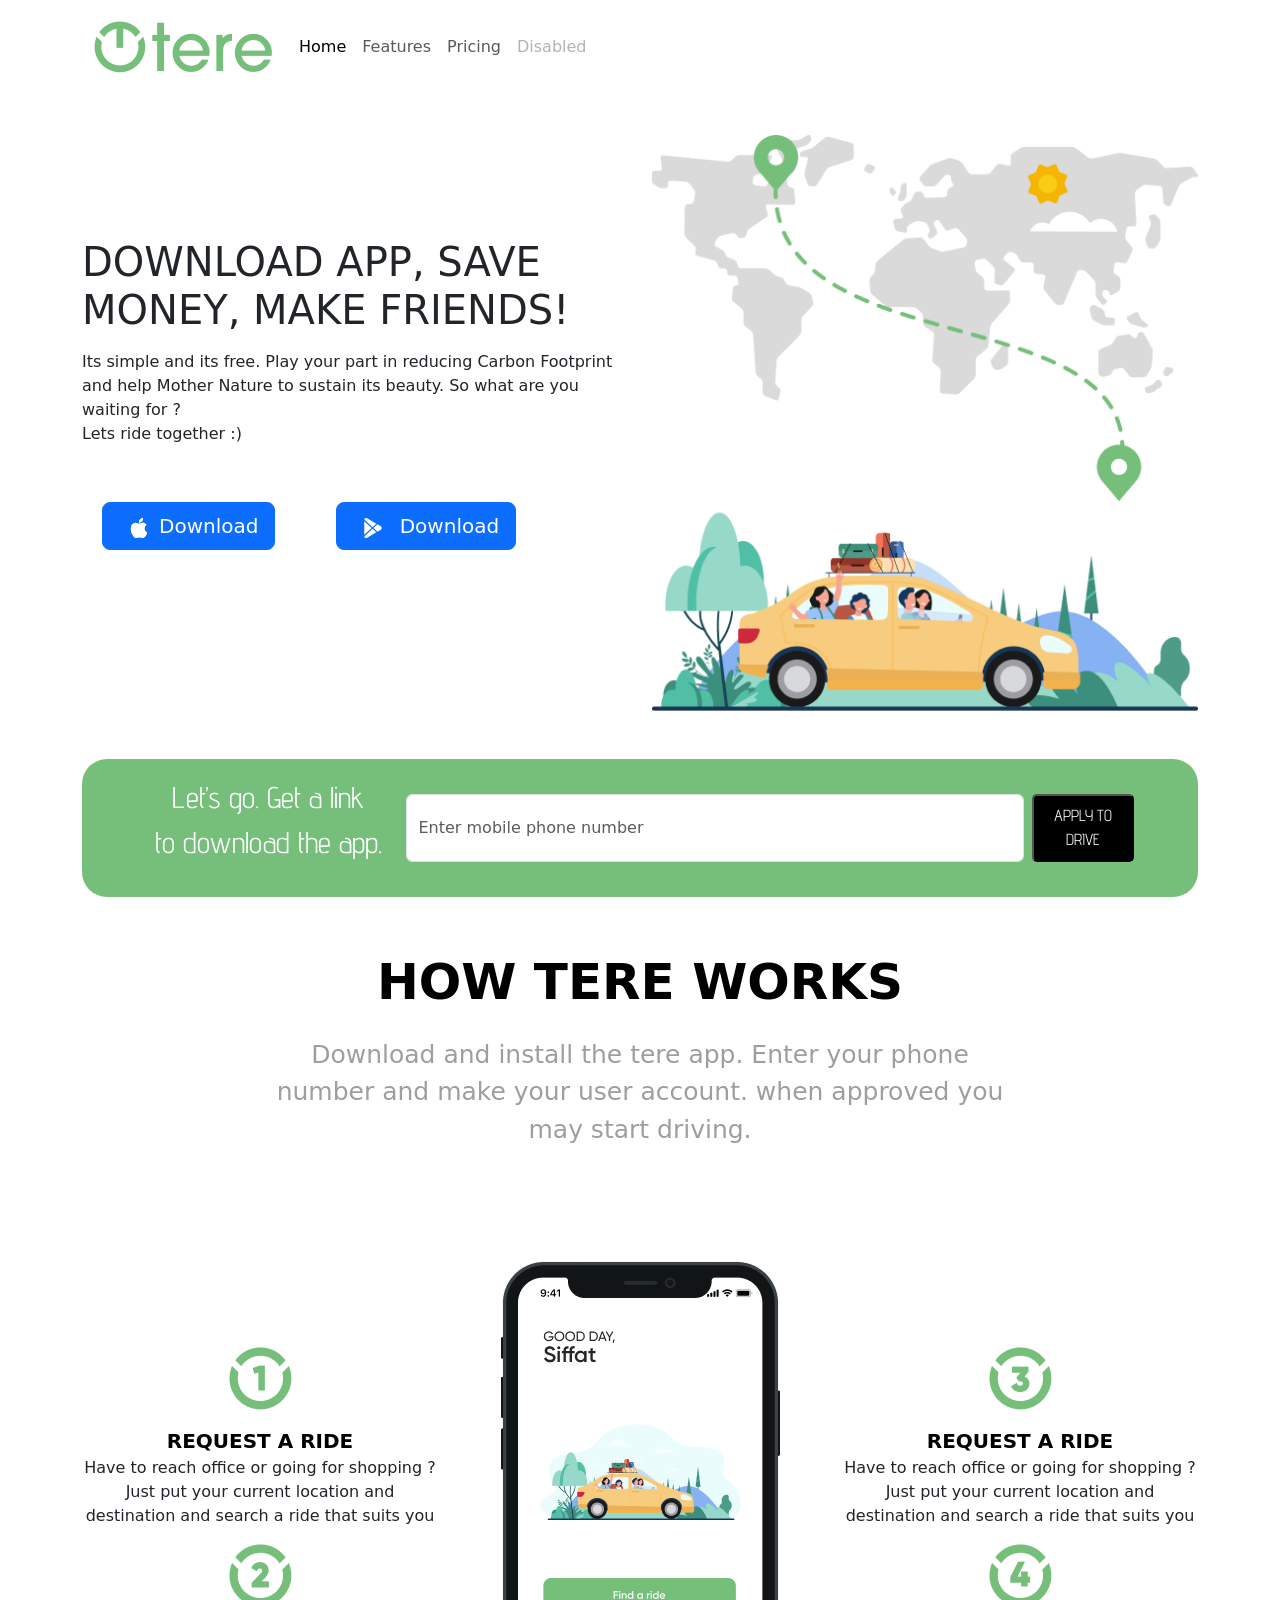
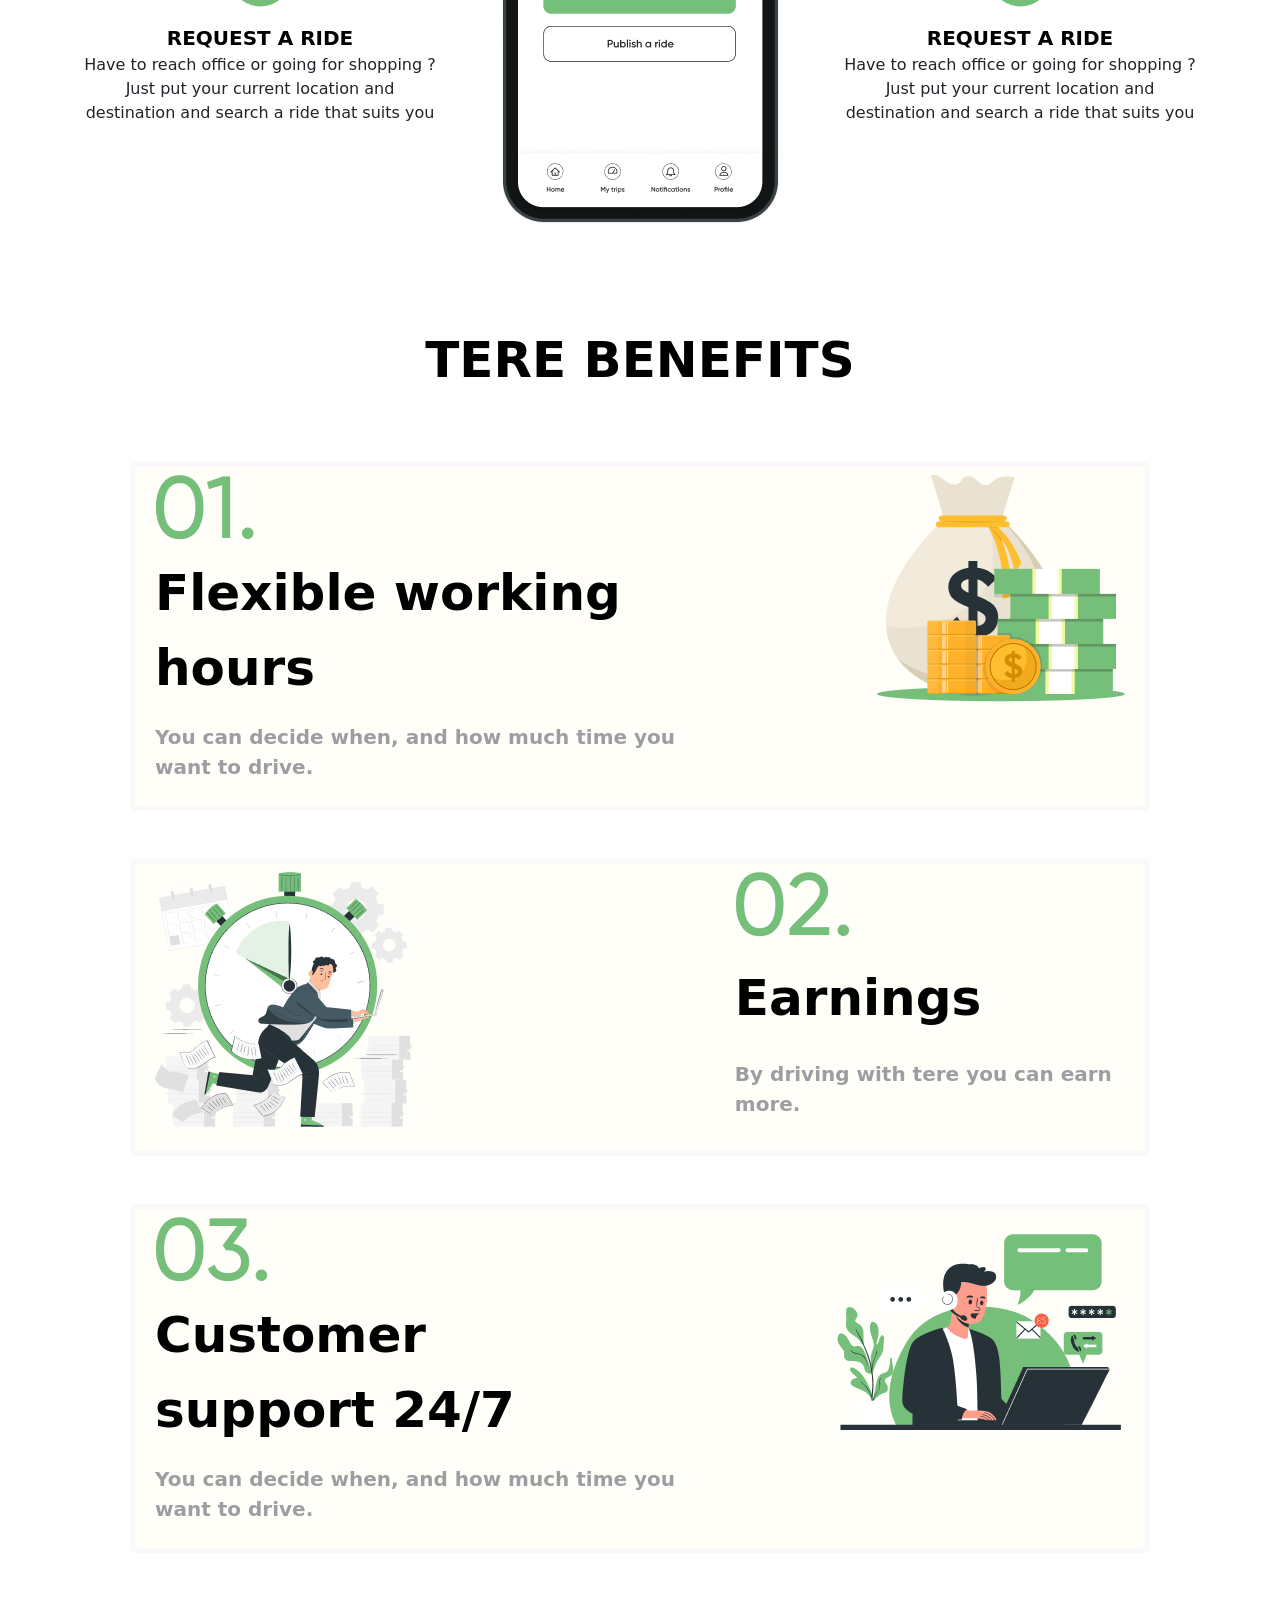
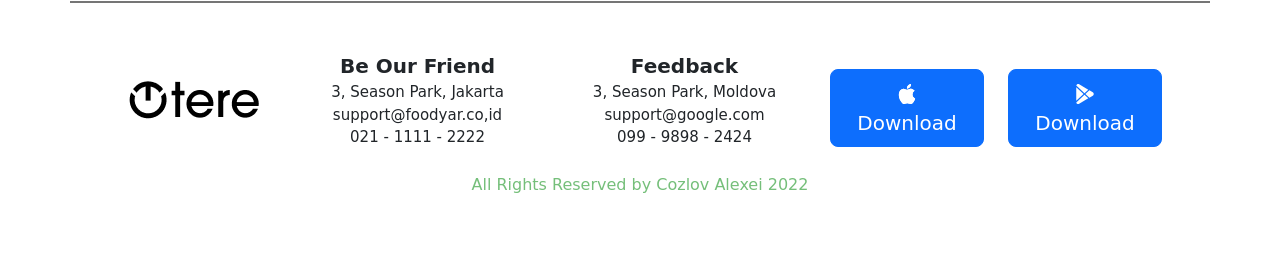
<file: index.html>
<!DOCTYPE html>
<html lang="en">
<head>
  <meta charset="UTF-8">
  <meta http-equiv="X-UA-Compatible" content="IE=edge">
  <meta name="viewport" content="width=device-width, initial-scale=1.0">
  <title>Otere</title>
  <link rel="stylesheet" href="styles/style.css">
  <link rel="preconnect" href="https://fonts.googleapis.com"><link rel="preconnect" href="https://fonts.gstatic.com" crossorigin><link href="https://fonts.googleapis.com/css2?family=Advent+Pro:wght@500;700&family=Nunito:wght@400;600;800&display=swap" rel="stylesheet">
  <link href="https://cdn.jsdelivr.net/npm/bootstrap@5.2.3/dist/css/bootstrap.min.css" rel="stylesheet" integrity="sha384-rbsA2VBKQhggwzxH7pPCaAqO46MgnOM80zW1RWuH61DGLwZJEdK2Kadq2F9CUG65" crossorigin="anonymous">
</body>
</head>
<body>
  <!-- Cozlov Alexei 10.12.2022 -->
  <header class="container my-2">
    <nav class="navbar navbar-expand-lg navbar-light bg-white">
      <div class="container-fluid">
        <img class="navbar-brand" href="#" src="styles/img/logo.png">
        <button class="navbar-toggler" type="button" data-bs-toggle="collapse" data-bs-target="#navbarNav" aria-controls="navbarNav" aria-expanded="false" aria-label="Toggle navigation">
          <span class="navbar-toggler-icon"></span>
        </button>
        <div class="collapse navbar-collapse" id="navbarNav">
          <ul class="navbar-nav">
            <li class="nav-item">
              <a class="nav-link active" aria-current="page" href="#">Home</a>
            </li>
            <li class="nav-item">
              <a class="nav-link" href="#">Features</a>
            </li>
            <li class="nav-item">
              <a class="nav-link" href="#">Pricing</a>
            </li>
            <li class="nav-item">
              <a class="nav-link disabled" href="#" tabindex="-1" aria-disabled="true">Disabled</a>
            </li>
          </ul>
        </div>
      </div>
    </nav>
  </header>
  <div class="container my-5 align-middle">
    <div class="row d-flex align-items-center" >
      <div class="col-md-6 col-sm-12">
        
        <header class="">
          <h1>DOWNLOAD APP,
            SAVE MONEY, MAKE
            FRIENDS!</h1>
        </header>
        <p class="my-3">Its simple and its free. Play your part in reducing Carbon Footprint and help Mother Nature to sustain its beauty. So what are you waiting for ? </br> 
          Lets ride together :) </p>
        <div class="row text-center my-5">
          <div class="col-md-5 ">
            <button type="button" class="btn btn-primary btn-lg my-2 button-market">
              <svg xmlns="http://www.w3.org/2000/svg" width="40" height="20" fill="currentColor" class="bi bi-apple" viewBox="0 0 16 16">
                <path d="M11.182.008C11.148-.03 9.923.023 8.857 1.18c-1.066 1.156-.902 2.482-.878 2.516.024.034 1.52.087 2.475-1.258.955-1.345.762-2.391.728-2.43Zm3.314 11.733c-.048-.096-2.325-1.234-2.113-3.422.212-2.189 1.675-2.789 1.698-2.854.023-.065-.597-.79-1.254-1.157a3.692 3.692 0 0 0-1.563-.434c-.108-.003-.483-.095-1.254.116-.508.139-1.653.589-1.968.607-.316.018-1.256-.522-2.267-.665-.647-.125-1.333.131-1.824.328-.49.196-1.422.754-2.074 2.237-.652 1.482-.311 3.83-.067 4.56.244.729.625 1.924 1.273 2.796.576.984 1.34 1.667 1.659 1.899.319.232 1.219.386 1.843.067.502-.308 1.408-.485 1.766-.472.357.013 1.061.154 1.782.539.571.197 1.111.115 1.652-.105.541-.221 1.324-1.059 2.238-2.758.347-.79.505-1.217.473-1.282Z"/>
                <path d="M11.182.008C11.148-.03 9.923.023 8.857 1.18c-1.066 1.156-.902 2.482-.878 2.516.024.034 1.52.087 2.475-1.258.955-1.345.762-2.391.728-2.43Zm3.314 11.733c-.048-.096-2.325-1.234-2.113-3.422.212-2.189 1.675-2.789 1.698-2.854.023-.065-.597-.79-1.254-1.157a3.692 3.692 0 0 0-1.563-.434c-.108-.003-.483-.095-1.254.116-.508.139-1.653.589-1.968.607-.316.018-1.256-.522-2.267-.665-.647-.125-1.333.131-1.824.328-.49.196-1.422.754-2.074 2.237-.652 1.482-.311 3.83-.067 4.56.244.729.625 1.924 1.273 2.796.576.984 1.34 1.667 1.659 1.899.319.232 1.219.386 1.843.067.502-.308 1.408-.485 1.766-.472.357.013 1.061.154 1.782.539.571.197 1.111.115 1.652-.105.541-.221 1.324-1.059 2.238-2.758.347-.79.505-1.217.473-1.282Z"/>
              </svg>Download</button>
          </div>
          <div class="col-md-5">
            <button type="button" class="btn btn-primary btn-lg my-2">
              <svg xmlns="http://www.w3.org/2000/svg" width="40" height="20" fill="currentColor" class="bi bi-google-play" viewBox="0 0 16 16">
                <path d="M14.222 9.374c1.037-.61 1.037-2.137 0-2.748L11.528 5.04 8.32 8l3.207 2.96 2.694-1.586Zm-3.595 2.116L7.583 8.68 1.03 14.73c.201 1.029 1.36 1.61 2.303 1.055l7.294-4.295ZM1 13.396V2.603L6.846 8 1 13.396ZM1.03 1.27l6.553 6.05 3.044-2.81L3.333.215C2.39-.341 1.231.24 1.03 1.27Z"/>
              </svg> Download</button>
          </div>
        </div>
      </div>
      <div class="col-md-6 col-sm-12">
        <img class = "w-100"src="styles/img/main.png" alt="main img">
      </div>
    </div>
  </div>
  <section class="container">
    <nav class="navbar navbar-light input-number">
      <div class="container-fluid text-center d-flex justify-content-center">
        <a class="navbar-brand p-2"><p class="input-text">Let’s go. Get a link</br>
          to download the app.</p></a>
        <form class="d-flex col-md-8 col-sm-12 my-2">
          <input class="form-control me-2" type="search" placeholder="Enter mobile phone number" aria-label="Enter mobile phone number">
          <button class="btn-input p-2" type="submit">APPLY TO DRIVE</button>
        </form>
      </div>
    </nav>
  </section>
  <section class="container my-5 text-center">
    <div class="row d-flex ">
      <header class="col-md-12"><p class="tere-works-header">HOW TERE WORKS</p></header>
      <div class="col-md-12"><p class="tere-works-text">Download and install the tere app. Enter your phone</br> number and make your user account. when approved you<br> may start driving.</p></div>
    </div>
    <div class="row my-5 d-flex align-items-center ">
      <div class="col-md-4 col-sm-12 ">
        <div class="row ">
          <figure><img src="styles/img/number1.png" alt="1"></figure>
          <header class="tere-works-info-title  ">REQUEST A RIDE</header>
        <p class="tere-works-info-text">Have to reach office or going for shopping ? 
          Just put your current location and destination and search a ride that suits you</p>
        </div>
        <div class="row">
          <figure><img src="styles/img/number2.png" alt="2"></figure>
          <header class="tere-works-info-title">REQUEST A RIDE</header>
        <p class="tere-works-info-text">Have to reach office or going for shopping ? 
          Just put your current location and destination and search a ride that suits you</p>
        </div>
      </div>
      <div class="col-md-4 col-sm-12 my-5"><img class="" src="styles/img/phone.png" alt="phone"></div>
      <div class="col-md-4 col-sm-12"> 
        <div class="row">
        <figure><img src="styles/img/number4.png" alt="1"></figure>
        <header class="tere-works-info-title">REQUEST A RIDE</header>
        <p class="tere-works-info-text">Have to reach office or going for shopping ? 
          Just put your current location and destination and search a ride that suits you</p>
      </div>
      <div class="row">
        <figure><img src="styles/img/number3.png" alt="2"></figure>
        <header class="tere-works-info-title">REQUEST A RIDE</header>
        <p class="tere-works-info-text">Have to reach office or going for shopping ? 
          Just put your current location and destination and search a ride that suits you</p>
      </div>
      </div>
    </div>
    </div>
  </section>
  <section class="container my-5 ">
    <div class="row text-center">
      <header class="col-md-12"><p class="tere-works-header">TERE BENEFITS</p></header>
    </div>
    <div class="row benefits-item p-2 m-5">
      <div class="col-md-7 col-sm-12 ">
        <div class="row">
          <figure><img class="" src="styles/img/01..png" alt="01"></figure>
          <p class="benefits-info-title ">Flexible working hours</p>
          <p class="benefits-info-text " >You can decide when, and how much
            time you want to drive.</p>
        </div>
      </div>
      <div class="col-md-5 col-sm-12 d-flex justify-content-end">
        <div class="row ">
          <figure><img src="styles/img/Frame.png" alt=""></figure>
        </div>
      </div>
    </div>
    <div class="row benefits-item p-2 m-5">
      <div class="col-md-7 col-sm-12 ">
        <div class="row">
          <figure><img src="styles/img/Frame-1.png" alt=""></figure>
        </div>
      </div>
      <div class="col-md-5 col-sm-12 d-flex justify-content-end">
        <div class="row ">
          
          <figure><img class="" src="styles/img/02..png" alt="01"></figure>
          <p class="benefits-info-title ">Earnings</p>
          <p class="benefits-info-text " >By driving with tere you can 
            earn more.</p>
        </div>
      </div>
    </div>
    <div class="row benefits-item p-2 m-5">
      <div class="col-md-7 col-sm-12 ">
        <div class="row">
          <figure><img class="" src="styles/img/03..png" alt="01"></figure>
          <p class="benefits-info-title ">Customer</br>
            support 24/7</p>
          <p class="benefits-info-text " >You can decide when, and how much
            time you want to drive.</p>
        </div>
      </div>
      <div class="col-md-5 col-sm-12 d-flex justify-content-end">
        <div class="row ">
          <figure><img class="w-100" src="styles/img/Frame-2.png" alt=""></figure>
        </div>
      </div>
    </div>
  </section>
<footer class="container p-5 text-center">
  <div class="row d-flex align-items-center text-sm-left">
    <div class="col-md-2 col-sm-12">
      <figure><img src="styles/img/black-logo.png" alt="black-logo"></figure>
    </div>
    <div class="col-md-3 col-sm-12">
      <header class="footer-header-title">Be Our Friend</header>
      <p class="footer-header-text"> 3, Season Park, Jakarta</br>
        support@foodyar.co,id</br>
        021 - 1111 - 2222</p>
    </div>
    <div class="col-md-3 col-sm-12">
      <header class="footer-header-title">Feedback</header>
      <p class="footer-header-text"> 3, Season Park, Moldova</br>
        support@google.com</br>
        099 - 9898 - 2424</p>
    </div>
    <div class="col-md-2 col-sm-12">
    <button type="button" class="btn btn-primary btn-lg my-2 button-market">
              <svg xmlns="http://www.w3.org/2000/svg" width="40" height="20" fill="currentColor" class="bi bi-apple" viewBox="0 0 16 16">
                <path d="M11.182.008C11.148-.03 9.923.023 8.857 1.18c-1.066 1.156-.902 2.482-.878 2.516.024.034 1.52.087 2.475-1.258.955-1.345.762-2.391.728-2.43Zm3.314 11.733c-.048-.096-2.325-1.234-2.113-3.422.212-2.189 1.675-2.789 1.698-2.854.023-.065-.597-.79-1.254-1.157a3.692 3.692 0 0 0-1.563-.434c-.108-.003-.483-.095-1.254.116-.508.139-1.653.589-1.968.607-.316.018-1.256-.522-2.267-.665-.647-.125-1.333.131-1.824.328-.49.196-1.422.754-2.074 2.237-.652 1.482-.311 3.83-.067 4.56.244.729.625 1.924 1.273 2.796.576.984 1.34 1.667 1.659 1.899.319.232 1.219.386 1.843.067.502-.308 1.408-.485 1.766-.472.357.013 1.061.154 1.782.539.571.197 1.111.115 1.652-.105.541-.221 1.324-1.059 2.238-2.758.347-.79.505-1.217.473-1.282Z"/>
                <path d="M11.182.008C11.148-.03 9.923.023 8.857 1.18c-1.066 1.156-.902 2.482-.878 2.516.024.034 1.52.087 2.475-1.258.955-1.345.762-2.391.728-2.43Zm3.314 11.733c-.048-.096-2.325-1.234-2.113-3.422.212-2.189 1.675-2.789 1.698-2.854.023-.065-.597-.79-1.254-1.157a3.692 3.692 0 0 0-1.563-.434c-.108-.003-.483-.095-1.254.116-.508.139-1.653.589-1.968.607-.316.018-1.256-.522-2.267-.665-.647-.125-1.333.131-1.824.328-.49.196-1.422.754-2.074 2.237-.652 1.482-.311 3.83-.067 4.56.244.729.625 1.924 1.273 2.796.576.984 1.34 1.667 1.659 1.899.319.232 1.219.386 1.843.067.502-.308 1.408-.485 1.766-.472.357.013 1.061.154 1.782.539.571.197 1.111.115 1.652-.105.541-.221 1.324-1.059 2.238-2.758.347-.79.505-1.217.473-1.282Z"/>
              </svg>Download</button>
    </div>
    <div class="col-md-2 col-sm-12">
      <button type="button" class="btn btn-primary btn-lg my-2">
        <svg xmlns="http://www.w3.org/2000/svg" width="40" height="20" fill="currentColor" class="bi bi-google-play" viewBox="0 0 16 16">
          <path d="M14.222 9.374c1.037-.61 1.037-2.137 0-2.748L11.528 5.04 8.32 8l3.207 2.96 2.694-1.586Zm-3.595 2.116L7.583 8.68 1.03 14.73c.201 1.029 1.36 1.61 2.303 1.055l7.294-4.295ZM1 13.396V2.603L6.846 8 1 13.396ZM1.03 1.27l6.553 6.05 3.044-2.81L3.333.215C2.39-.341 1.231.24 1.03 1.27Z"/>
        </svg> Download</button>
    </div>
  </div>
  <p class="copyrights  py-2">All Rights Reserved by Cozlov Alexei 2022</p>
</footer>

  <script src="https://cdn.jsdelivr.net/npm/bootstrap@5.2.3/dist/js/bootstrap.bundle.min.js" integrity="sha384-kenU1KFdBIe4zVF0s0G1M5b4hcpxyD9F7jL+jjXkk+Q2h455rYXK/7HAuoJl+0I4" crossorigin="anonymous"></script> 
</body>
<!-- cozlov -->
</html>
</file>
<file: styles/style.css>
body{
  background: #ADACAC;
}
.input-number{
  background: #75BF7A;
  border-radius: 25px;
}
.input-text{
  color: #fff;
  font-family: 'Advent Pro', sans-serif;
  font-size: 30px;
}
.btn-input{
  background: #000000;
  color: #fff;
  border-radius: 5px;
  font-family: 'Advent Pro', sans-serif;
}

.btn-input :hover {
  background: #fff;
}

/* tere works */
.tere-works-header {
  color: #000000;
  font-weight: 700;
  font-size: 50px;
}
.tere-works-text {
  color: #9E9DA2;
  font-size: 25px;
}
.tere-works-info-title {
  color: #000000;
  font-weight: 700;
  font-size: 20px;
}
/* benefits */
.benefits-item {
  border: 5px #faf8f8 solid;
  border-radius: 5px;
  background: rgb(255, 254, 249);}

.benefits-info-title {
  color: #000000;
  font-weight: 700;
  font-size: 50px;
}
.benefits-info-text {
  color: #9E9DA2;
  font-weight: 700;
  font-size: 20px;
}
/* footer */
footer {
  border-top: 2px #757575 solid;
}
.footer-header-title {
  font-size: 20px;
  font-weight: 700;
}
.footer-header-text{
  font-size: 15px;
  font-weight: 400;
}
.copyrights{
  color: #75BF7A;
}
</file>
